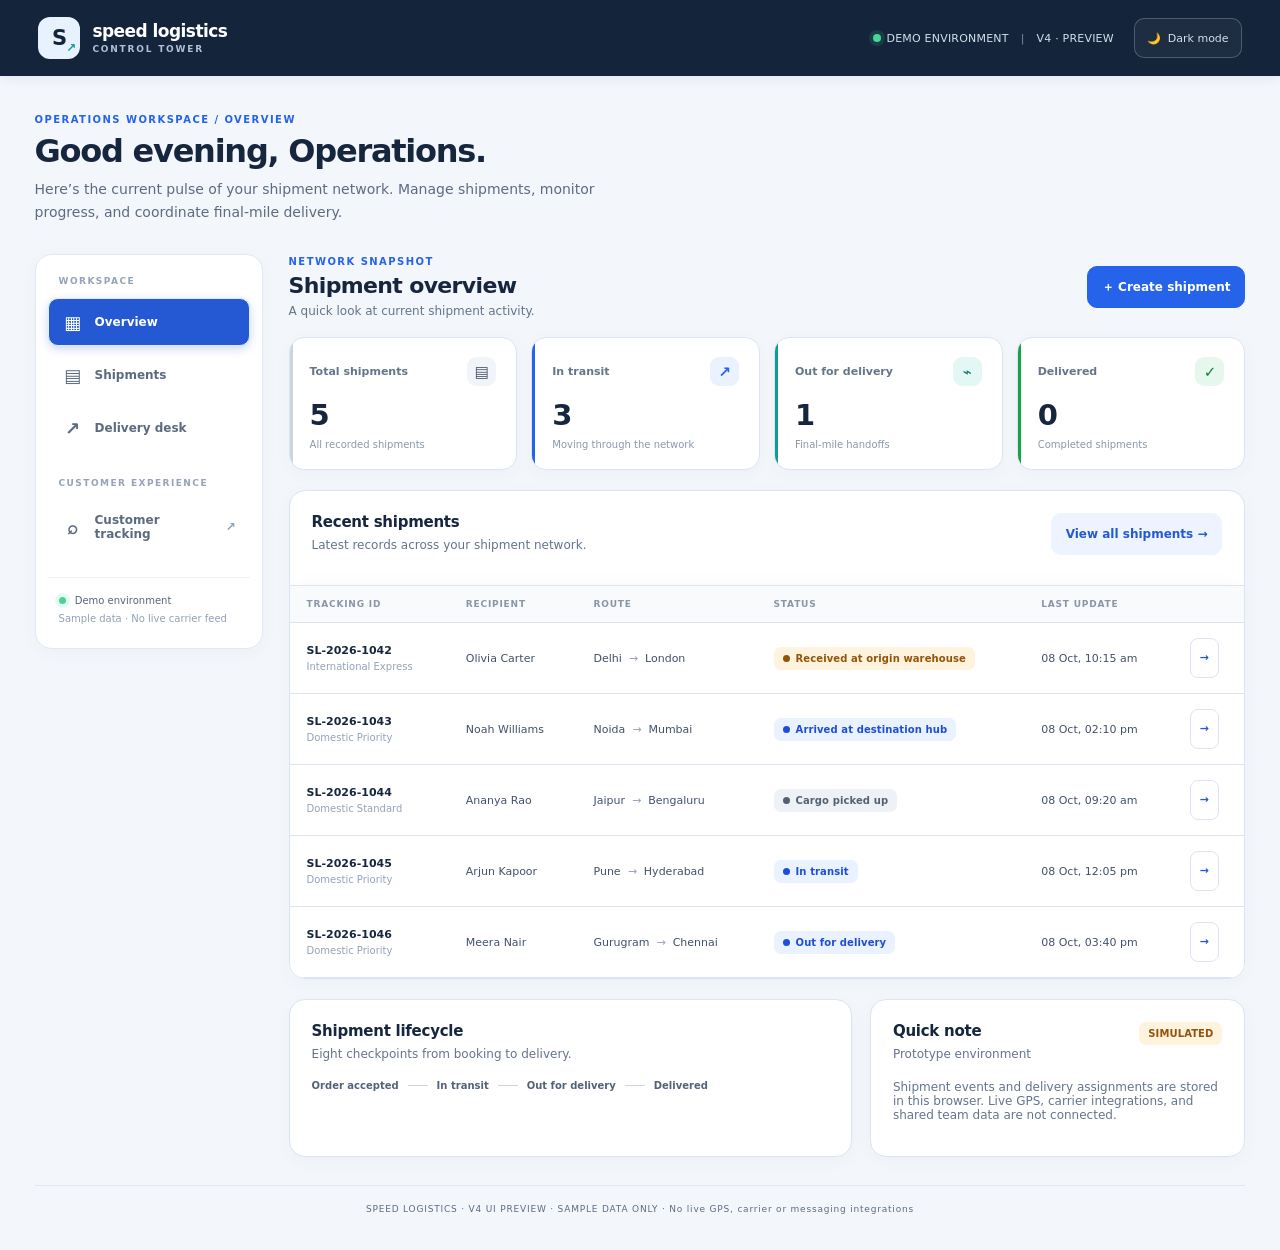
<file: index.html>
<!DOCTYPE html>
<html lang="en">
<head>
<meta charset="UTF-8" />
<meta name="viewport" content="width=device-width, initial-scale=1.0" />
<title>Speed Logistics | Control Tower</title>
<meta name="description" content="Speed Logistics shipment operations and delivery management prototype." />
<link rel="stylesheet" href="src/css/styles.css" />
</head>
<body>
<div class="app">
  <header class="topbar">
    <div class="brand"><div class="brandmark">S<span>↗</span></div><div>speed logistics<small>CONTROL TOWER</small></div></div>
    <div class="top-right"><span><i class="live-dot"></i><span class="hide-mobile">DEMO ENVIRONMENT</span></span><span style="opacity:.55">|</span><span>V4 · PREVIEW</span><button id="themeToggle" class="theme-toggle" type="button" aria-label="Switch to dark mode" title="Switch theme">🌙 <span class="hide-mobile">Dark mode</span></button></div>
  </header>
  <main class="page">
    <section class="hero">
      <div><div class="eyebrow">OPERATIONS WORKSPACE / OVERVIEW</div><h1>Good evening, Operations.</h1><p>Here’s the current pulse of your shipment network. Manage shipments, monitor progress, and coordinate final-mile delivery.</p></div>
      <div class="demo-pill">● SIMULATED LIVE DATA · PRESENTATION MODE</div>
    </section>
    <div class="workspace-shell">
    <nav class="tabs" aria-label="Application views">
      <div class="nav-label">WORKSPACE</div>
      <button class="tab active" data-panel="overview"><span class="nav-icon">▦</span> Overview</button>
      <button class="tab" data-panel="operations"><span class="nav-icon">▤</span> Shipments</button>
      <button class="tab" data-panel="delivery"><span class="nav-icon">↗</span> Delivery desk</button>
      <div class="nav-label nav-label-spaced">CUSTOMER EXPERIENCE</div>
      <a class="nav-public" href="tracking.html"><span class="nav-icon">⌕</span> Customer tracking <span class="external-mark">↗</span></a>
      <div class="nav-note"><span class="live-dot"></span> Demo environment<br><small>Sample data · No live carrier feed</small></div>
    </nav>
    <div class="workspace-content">
    <section id="overview" class="panel active">
      <div class="overview-top"><div><div class="eyebrow">NETWORK SNAPSHOT</div><h2>Shipment overview</h2><p class="muted">A quick look at current shipment activity.</p></div><button class="btn primary" id="overviewNewShipment">＋ Create shipment</button></div>
      <div class="stats overview-stats" id="overviewStats"></div>
      <div class="card overview-table-card"><div class="card-pad"><div class="section-head"><div><h2>Recent shipments</h2><p>Latest records across your shipment network.</p></div><button class="btn soft" id="viewAllShipments">View all shipments →</button></div></div><div class="table-wrap"><table><thead><tr><th>TRACKING ID</th><th>RECIPIENT</th><th>ROUTE</th><th>STATUS</th><th>LAST UPDATE</th><th></th></tr></thead><tbody id="overviewRows"></tbody></table></div></div>
      <div class="overview-bottom"><div class="card card-pad"><div class="section-head"><div><h3>Shipment lifecycle</h3><p>Eight checkpoints from booking to delivery.</p></div></div><div class="lifecycle-strip"><span>Order accepted</span><i></i><span>In transit</span><i></i><span>Out for delivery</span><i></i><span>Delivered</span></div></div><div class="card card-pad"><div class="section-head"><div><h3>Quick note</h3><p>Prototype environment</p></div><span class="status amber">SIMULATED</span></div><p class="muted small">Shipment events and delivery assignments are stored in this browser. Live GPS, carrier integrations, and shared team data are not connected.</p></div></div>
    </section>

    <section id="customer" class="panel">
      <div class="customer-grid">
        <div class="card card-pad">
          <div class="section-head"><div><h2>Track your shipment</h2><p>Enter your Speed Logistics tracking ID.</p></div><span class="status blue">TRACKING PORTAL</span></div>
          <div class="search-row"><input id="trackingSearch" class="input" value="SL-2026-1042" placeholder="e.g. SL-2026-1042" aria-label="Tracking ID"/><button id="trackBtn" class="btn primary">Track shipment →</button></div>
          <div class="sample-links">Try a demo shipment: <button class="text-link" data-track="SL-2026-1042">SL-2026-1042</button><button class="text-link" data-track="SL-2026-1043">SL-2026-1043</button><button class="text-link" data-track="SL-2026-1044">SL-2026-1044</button><button class="text-link" data-track="SL-2026-1045">SL-2026-1045</button><button class="text-link" data-track="SL-2026-1046">SL-2026-1046</button></div>
          <div id="customerResult" style="margin-top:24px"></div>
        </div>
        <div class="card card-pad">
          <div class="section-head"><div><h2>Shipment journey</h2><p>Every checkpoint is timestamped.</p></div><span style="font-size:20px">◷</span></div>
          <div id="customerTimeline" class="timeline"></div>
          <div class="notice" style="margin-top:2px">Tracking events are shared with this portal from the same shipment record used by operations. Demo location and carrier data are simulated.</div>
        </div>
      </div>
    </section>

    <section id="operations" class="panel">
      <div class="stats" id="stats"></div>
      <div class="ops-layout">
        <div class="card">
          <div class="card-pad">
            <div class="section-head"><div><h2>Shipment control centre</h2><p>Manage the shipment lifecycle in one place.</p></div><button id="newShipmentBtn" class="btn primary">＋ New shipment</button></div>
            <div class="ops-filters"><div class="field"><label for="opsSearch">SEARCH SHIPMENTS</label><input id="opsSearch" class="input" placeholder="Tracking ID, destination, recipient…"/></div><div class="field"><label for="statusFilter">FILTER BY STATUS</label><select id="statusFilter" class="input"><option value="all">All statuses</option></select></div></div>
          </div>
          <div class="table-wrap"><table><thead><tr><th>Shipment</th><th>Current status</th><th>Last location</th><th>Action</th></tr></thead><tbody id="shipmentRows"></tbody></table></div>
          <div class="card-pad"><div class="notice">Tip for the demo: open <b>SL-2026-1042</b>, then use “Advance stage” to walk the shipment from warehouse to delivery.</div></div>
        </div>
        <div class="card card-pad">
          <div class="section-head"><div><h2>Update shipment</h2><p>Choose a shipment to record a checkpoint.</p></div><span style="font-size:20px">⌁</span></div>
          <div id="opsEditor"><div class="empty"><div class="empty-icon">▤</div>Select a shipment from the table to manage its details.</div></div>
          <div class="activity-wrap"><div class="section-head"><div><h3>Shipment activity</h3><p>Recent recorded changes for the selected shipment.</p></div></div><div id="activityHistory" class="activity-history"><div class="empty">Select a shipment to view its activity.</div></div></div>
        </div>
      </div>
    </section>

    <section id="delivery" class="panel">
      <div class="section-head" style="margin-bottom:18px"><div><div class="eyebrow">Last-mile operations</div><h2 style="font-size:24px;margin:6px 0">Delivery desk</h2><p class="muted small">Assign a delivery partner and record delivery completion.</p></div><span class="status amber">DEMO WORKFLOW</span></div>
      <div class="dashboard-grid">
        <div class="card card-pad"><div class="section-head"><div><h3>Delivery queue</h3><p>Review delivery handoffs and correct shipment statuses when needed.</p></div></div><div id="deliveryQueue" class="delivery-list"></div></div>
        <div class="card card-pad"><div class="section-head"><div><h3>Delivery handoff</h3><p>Assignment and proof of delivery.</p></div></div><div id="deliveryEditor"><div class="empty"><div class="empty-icon">♧</div>Select a shipment from the delivery queue.</div></div></div>
      </div>
    </section>
    </div><!-- /workspace-content -->
    </div><!-- /workspace-shell -->
    <div class="footer">SPEED LOGISTICS · V4 UI PREVIEW · SAMPLE DATA ONLY · No live GPS, carrier or messaging integrations</div>
  </main>
</div>
<div id="toast" class="toast" role="status" aria-live="polite"></div>
<div id="modalRoot"></div>
<script src="src/js/app.js" defer></script>
</body>
</html>
</file>
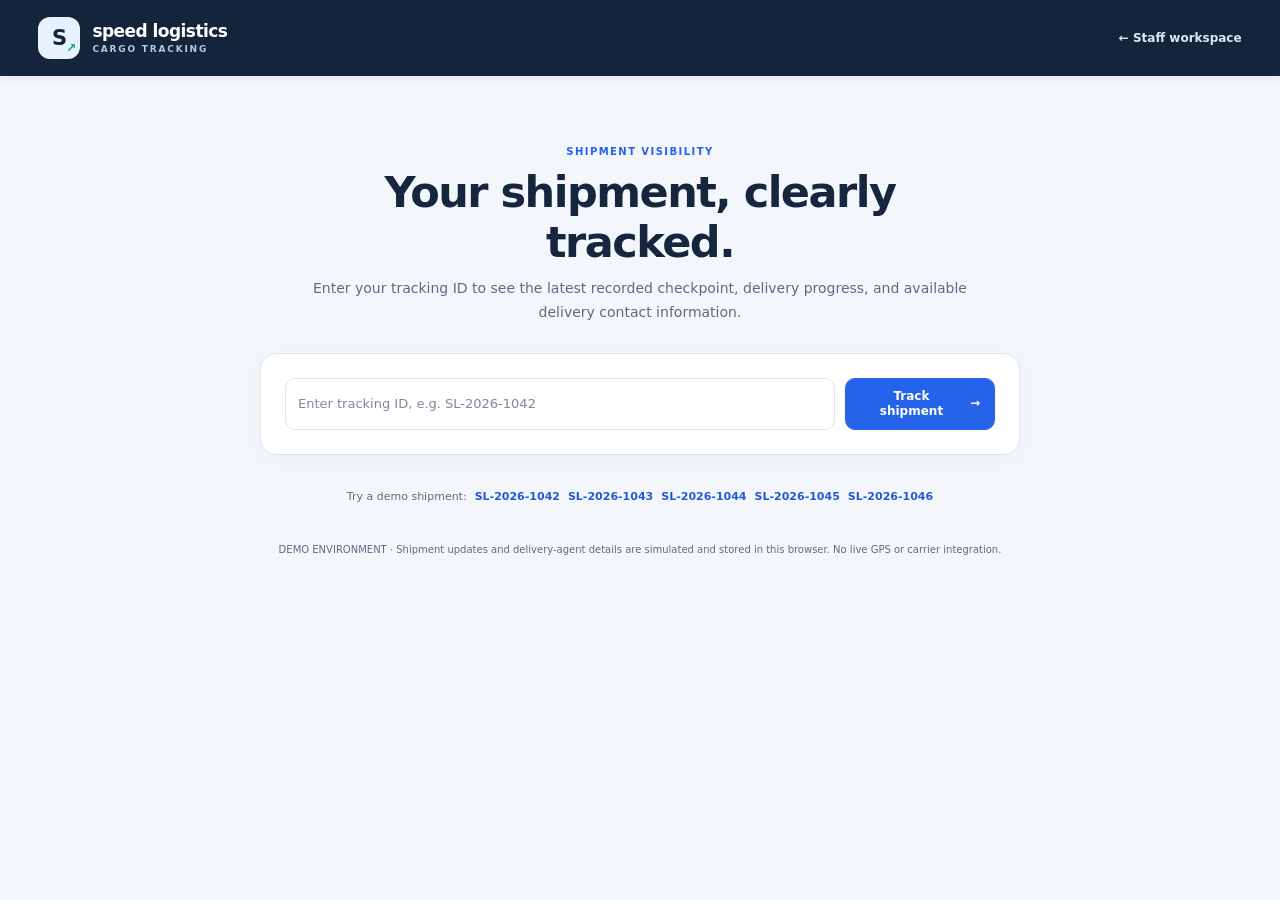
<file: tracking.html>
<!DOCTYPE html>
<html lang="en">
<head>
  <meta charset="UTF-8" />
  <meta name="viewport" content="width=device-width, initial-scale=1.0" />
  <meta name="description" content="Track a Speed Logistics shipment and view its latest recorded status." />
  <title>Track a shipment | Speed Logistics</title>
  <link rel="stylesheet" href="src/css/styles.css" />
  <style>
    .tracking-page{max-width:1120px;margin:0 auto;padding:32px 22px 56px}.tracking-header{display:flex;justify-content:space-between;align-items:center;gap:18px;margin-bottom:38px}.tracking-header .brand{color:#fff}.tracking-header .brand small{color:#b7c8df}.back-link{color:#dce8f8;text-decoration:none;font-size:12px;font-weight:700}.tracking-intro{text-align:center;max-width:700px;margin:0 auto 28px}.tracking-intro h1{font-size:clamp(30px,5vw,43px);letter-spacing:-1.5px;margin:10px 0}.tracking-intro p{color:var(--muted);line-height:1.7;margin:0}.tracking-search{max-width:760px;margin:0 auto 22px;padding:9px;display:flex;gap:10px}.tracking-search .input{min-height:50px}.tracking-search .btn{min-width:150px}.tracking-results{max-width:1000px;margin:0 auto}.tracking-result-grid{display:grid;grid-template-columns:minmax(0,1.1fr) minmax(300px,.9fr);gap:18px;align-items:start}.tracking-footnote{text-align:center;color:var(--muted);font-size:10px;margin-top:24px;line-height:1.7}.tracking-page .card{padding:24px}.tracking-route{display:grid;grid-template-columns:1fr 80px 1fr;align-items:center;gap:12px;padding:22px 0;border-bottom:1px solid var(--v2-border);margin-bottom:20px}.tracking-route .city{font-size:19px;font-weight:800;letter-spacing:-.5px}.tracking-route .code{font-size:11px;color:var(--muted);margin-top:5px}.tracking-route .route-mid{text-align:center;color:var(--v4-blue)}.tracking-route .route-mid span{display:block;border-top:1px dashed #9aaac0;margin-top:8px}.tracking-page .agent-card{margin-top:16px}.tracking-page .shipment-title{align-items:center}.tracking-page .shipment-title h2{font-size:22px}.tracking-page .timeline{margin-top:12px}.tracking-page .event{padding-bottom:18px}.tracking-page .progress-track{margin-top:12px}.tracking-empty{margin-top:14px}
    @media(max-width:720px){.tracking-page{padding:20px 14px 38px}.tracking-header{margin-bottom:30px}.tracking-intro{margin-bottom:22px}.tracking-search{flex-direction:column;padding:12px}.tracking-search .btn{width:100%}.tracking-result-grid{grid-template-columns:1fr}.tracking-page .card{padding:18px}.tracking-route{grid-template-columns:minmax(0,1fr) 40px minmax(0,1fr);gap:8px}.tracking-route .city{font-size:16px}.tracking-route .code{font-size:10px}.tracking-page .shipment-title{align-items:flex-start;flex-direction:column}}
  </style>
</head>
<body>
  <header class="topbar tracking-header">
    <div class="brand"><div class="brandmark">S<span>↗</span></div><div>speed logistics<small>CARGO TRACKING</small></div></div>
    <a class="back-link" href="index.html">← Staff workspace</a>
  </header>
  <main class="tracking-page">
    <section class="tracking-intro"><div class="eyebrow">SHIPMENT VISIBILITY</div><h1>Your shipment, clearly tracked.</h1><p>Enter your tracking ID to see the latest recorded checkpoint, delivery progress, and available delivery contact information.</p></section>
    <form class="card tracking-search" id="publicTrackForm"><input id="publicTrackingSearch" class="input" placeholder="Enter tracking ID, e.g. SL-2026-1042" aria-label="Tracking ID" autocomplete="off" /><button class="btn primary" type="submit">Track shipment <span aria-hidden="true">→</span></button></form>
    <div class="sample-links" style="justify-content:center;margin:0 auto 22px">Try a demo shipment: <button class="text-link" data-public-track="SL-2026-1042">SL-2026-1042</button><button class="text-link" data-public-track="SL-2026-1043">SL-2026-1043</button><button class="text-link" data-public-track="SL-2026-1044">SL-2026-1044</button><button class="text-link" data-public-track="SL-2026-1045">SL-2026-1045</button><button class="text-link" data-public-track="SL-2026-1046">SL-2026-1046</button></div>
    <div id="publicTrackingResult" class="tracking-results"></div>
    <p class="tracking-footnote">DEMO ENVIRONMENT · Shipment updates and delivery-agent details are simulated and stored in this browser. No live GPS or carrier integration.</p>
  </main>
  <script src="src/js/tracking.js" defer></script>
</body>
</html>
</file>
<file: src/css/styles.css>
:root{color-scheme:light;--navy:#10233f;--blue:#2563eb;--blue2:#eaf1ff;--ink:#182338;--muted:#6d7890;--line:#e5eaf2;--bg:#f5f7fb;--green:#138a58;--greenbg:#e8f8ef;--amber:#a86108;--amberbg:#fff3dd;--red:#b42318;--white:#fff;--shadow:0 12px 32px rgba(16,35,63,.07)}
*{box-sizing:border-box}body{margin:0;background:var(--bg);font-family:Inter,ui-sans-serif,system-ui,-apple-system,BlinkMacSystemFont,"Segoe UI",sans-serif;color:var(--ink)}button,input,select,textarea{font:inherit}button{cursor:pointer}.app{min-height:100vh}.topbar{height:72px;background:var(--navy);color:white;display:flex;align-items:center;justify-content:space-between;padding:0 clamp(16px,4vw,48px);gap:18px}.brand{display:flex;align-items:center;gap:12px;font-weight:800;letter-spacing:-.4px}.brandmark{height:38px;width:38px;border-radius:12px;background:#fff;color:var(--navy);display:grid;place-items:center;font-weight:900;font-size:18px}.brand small{display:block;color:#afc1db;font-size:10px;font-weight:600;letter-spacing:1.7px;margin-top:2px}.top-right{display:flex;align-items:center;gap:12px;font-size:12px;color:#d4deec}.live-dot{height:8px;width:8px;background:#48d597;border-radius:50%;display:inline-block;margin-right:6px;box-shadow:0 0 0 4px #48d59722}.page{max-width:1250px;margin:auto;padding:26px clamp(14px,3vw,32px) 48px}.hero{display:flex;justify-content:space-between;align-items:flex-end;gap:20px;margin:4px 0 22px}.eyebrow{font-size:11px;letter-spacing:1.7px;text-transform:uppercase;color:var(--blue);font-weight:800}.hero h1{font-size:clamp(25px,3vw,35px);line-height:1.12;letter-spacing:-1.1px;margin:7px 0}.hero p{color:var(--muted);margin:0;max-width:660px;font-size:14px;line-height:1.6}.demo-pill{border:1px solid #f0d7a3;background:#fff8e9;color:#87520b;border-radius:99px;padding:8px 12px;font-size:11px;font-weight:800;white-space:nowrap}.tabs{display:flex;gap:7px;padding:6px;background:#e9edf5;border-radius:14px;width:max-content;max-width:100%;margin-bottom:22px;flex-wrap:wrap}.tab{border:0;background:transparent;padding:11px 16px;border-radius:10px;color:#59677f;font-weight:750;font-size:13px}.tab.active{background:white;color:var(--navy);box-shadow:0 2px 8px #10233f12}.panel{display:none}.panel.active{display:block}.card{background:white;border:1px solid var(--line);border-radius:17px;box-shadow:var(--shadow)}.card-pad{padding:21px}.section-head{display:flex;align-items:center;justify-content:space-between;gap:12px;margin-bottom:17px}.section-head h2,.section-head h3{margin:0;font-size:16px;letter-spacing:-.25px}.section-head p{margin:5px 0 0;color:var(--muted);font-size:12px}.btn{border:1px solid var(--line);background:white;color:var(--ink);border-radius:10px;padding:10px 13px;font-size:12px;font-weight:800;display:inline-flex;align-items:center;justify-content:center;gap:7px}.btn.primary{background:var(--blue);border-color:var(--blue);color:white}.btn.dark{background:var(--navy);border-color:var(--navy);color:white}.btn.soft{background:var(--blue2);border-color:var(--blue2);color:var(--blue)}.btn.danger{color:var(--red)}.btn:disabled{opacity:.4;cursor:not-allowed}.input,select,textarea{width:100%;border:1px solid #dce3ee;background:white;border-radius:10px;padding:11px 12px;color:var(--ink);outline:none;font-size:13px}.input:focus,select:focus,textarea:focus{border-color:#80a7ff;box-shadow:0 0 0 3px #2563eb14}label{display:block;font-size:11px;font-weight:800;color:#526079;margin:0 0 7px}.field{min-width:0}.form-grid{display:grid;grid-template-columns:repeat(2,minmax(0,1fr));gap:14px}.form-grid .full{grid-column:1/-1}.customer-grid{display:grid;grid-template-columns:minmax(0,1.15fr) minmax(300px,.85fr);gap:18px;align-items:start}.search-row{display:flex;gap:9px}.search-row .input{flex:1}.sample-links{display:flex;gap:8px;align-items:center;flex-wrap:wrap;color:var(--muted);font-size:11px;margin-top:12px}.text-link{border:0;background:transparent;color:var(--blue);font-weight:800;padding:0;font-size:11px}.shipment-title{display:flex;align-items:flex-start;justify-content:space-between;gap:12px}.shipment-title h2{font-size:22px;letter-spacing:-.5px;margin:5px 0}.muted{color:var(--muted)}.small{font-size:12px}.status{display:inline-flex;align-items:center;gap:6px;padding:6px 9px;border-radius:99px;font-size:10px;font-weight:850;white-space:nowrap;background:#eef2f7;color:#5b6679}.status.green{background:var(--greenbg);color:var(--green)}.status.blue{background:var(--blue2);color:var(--blue)}.status.amber{background:var(--amberbg);color:var(--amber)}.status.gray{background:#eef2f7;color:#5b6679}.metrics{display:grid;grid-template-columns:repeat(3,1fr);gap:10px;margin:20px 0}.metric{background:#f8faff;border:1px solid #edf1f8;border-radius:12px;padding:13px}.metric .label{font-size:10px;color:var(--muted);font-weight:800;text-transform:uppercase;letter-spacing:.7px}.metric .value{font-size:14px;font-weight:850;margin-top:6px;overflow-wrap:anywhere}.route{display:grid;grid-template-columns:1fr 32px 1fr;align-items:center;gap:9px;padding:17px 0;border-top:1px solid var(--line);border-bottom:1px solid var(--line)}.route .city{font-size:14px;font-weight:850}.route .code{font-size:10px;color:var(--muted);margin-top:4px}.route-mid{text-align:center;color:var(--blue)}.route-mid span{display:block;font-size:9px;color:var(--muted);margin-top:5px}.timeline{margin-top:8px}.event{display:grid;grid-template-columns:24px 1fr;gap:11px;position:relative;padding-bottom:20px}.event:not(:last-child):before{content:"";position:absolute;left:8px;top:17px;bottom:0;width:2px;background:#e2e9f4}.event-dot{height:18px;width:18px;border:4px solid #d9e5ff;background:var(--blue);border-radius:50%;z-index:1;margin-top:1px}.event.done:not(:last-child):before{background:#2563eb}.event.done .event-dot{background:#2563eb;border-color:#d9e5ff}.event.current{background:#f5f8ff;border-radius:10px;padding:10px 10px 18px;margin:0 0 8px -5px}.event.current:before{left:13px!important}.event.current .event-dot{background:#fff;border:5px solid #2563eb;box-shadow:0 0 0 4px #2563eb1c}.event.future .event-dot{background:white;border-color:#dce3ed}.event.future h4{color:#8792a5}.event.done h4{color:#24324a}.event h4{margin:0;font-size:12px}.event p{margin:4px 0 0;color:var(--muted);font-size:11px;line-height:1.45}.event .time{font-size:10px;color:#8a94a7;margin-top:5px}.empty{padding:35px 20px;text-align:center;color:var(--muted)}.empty-icon{font-size:30px;margin-bottom:8px}.stats{display:grid;grid-template-columns:repeat(4,minmax(0,1fr));gap:12px;margin-bottom:18px}.stat{padding:16px}.stat-top{display:flex;justify-content:space-between;align-items:center;color:var(--muted);font-size:11px;font-weight:750}.stat-num{font-size:26px;font-weight:850;letter-spacing:-1px;margin-top:8px}.stat-foot{font-size:10px;color:var(--muted);margin-top:3px}.dashboard-grid{display:grid;grid-template-columns:minmax(0,1.2fr) minmax(300px,.8fr);gap:18px}.table-wrap{overflow:auto}table{width:100%;border-collapse:collapse;font-size:12px;min-width:560px}th{text-align:left;font-size:10px;text-transform:uppercase;letter-spacing:.7px;color:#8290a5;background:#f8faff;padding:12px 13px}td{padding:14px 13px;border-top:1px solid #edf0f5;vertical-align:middle}td strong{display:block;font-size:12px}td small{display:block;color:var(--muted);margin-top:4px;font-size:10px}.inline-actions{display:flex;gap:7px;flex-wrap:wrap}.icon-btn{border:1px solid var(--line);background:white;border-radius:8px;padding:7px 9px;font-size:11px;font-weight:800;color:var(--blue)}.notice{padding:12px 14px;border-radius:11px;background:#f0f6ff;border:1px solid #dce9ff;color:#31558e;font-size:11px;line-height:1.5}.warning{padding:12px 14px;border-radius:11px;background:#fff8e9;border:1px solid #f3dfb6;color:#80530d;font-size:11px;line-height:1.5}.ops-layout{display:grid;grid-template-columns:minmax(0,1.05fr) minmax(320px,.95fr);gap:18px;align-items:start}.progress-bar{height:6px;background:#e9edf5;border-radius:99px;overflow:hidden;margin-top:9px}.progress-bar span{display:block;height:100%;background:var(--blue);border-radius:99px;transition:width .25s}.toast{position:fixed;right:20px;bottom:20px;background:var(--navy);color:white;border-radius:12px;padding:13px 17px;box-shadow:0 12px 30px #10233f33;font-size:12px;z-index:20;opacity:0;transform:translateY(12px);transition:.2s;pointer-events:none;max-width:calc(100vw - 40px)}.toast.show{opacity:1;transform:translateY(0)}.footer{color:#8b95a8;text-align:center;font-size:10px;padding:24px 0 0}.pill-dot{width:7px;height:7px;border-radius:50%;background:currentColor}.hidden{display:none!important}.agent-card{display:flex;align-items:center;gap:13px;padding:14px;background:#f8faff;border:1px solid #edf1f8;border-radius:12px}.avatar{width:42px;height:42px;border-radius:50%;display:grid;place-items:center;background:#dce8ff;color:#1e4fb2;font-weight:900}.delivery-list{display:grid;gap:10px}.delivery-item{border:1px solid var(--line);border-radius:12px;padding:14px;display:flex;align-items:center;gap:12px}.delivery-item .grow{flex:1;min-width:0}.delivery-item h4{margin:0;font-size:12px}.delivery-item p{margin:4px 0 0;color:var(--muted);font-size:11px}.modal-backdrop{position:fixed;inset:0;background:#10233f88;display:grid;place-items:center;padding:18px;z-index:30}.modal{background:white;border-radius:18px;padding:23px;width:min(600px,100%);max-height:90vh;overflow:auto;box-shadow:0 20px 80px #0003}.modal h2{margin:0 0 5px;font-size:20px}.modal .sub{color:var(--muted);font-size:12px;margin:0 0 20px}.modal-actions{display:flex;justify-content:flex-end;gap:8px;margin-top:20px}
@media(max-width:850px){.customer-grid,.dashboard-grid,.ops-layout{grid-template-columns:1fr}.stats{grid-template-columns:repeat(2,minmax(0,1fr))}.hero{align-items:flex-start;flex-direction:column}.demo-pill{align-self:flex-start}.top-right .hide-mobile{display:none}}
@media(max-width:520px){.topbar{height:64px}.brand{font-size:13px}.page{padding-top:20px}.tabs{width:100%}.tab{flex:1;padding:10px 8px;font-size:11px}.card-pad{padding:16px}.metrics{grid-template-columns:1fr 1fr}.metrics .metric:last-child{grid-column:1/-1}.form-grid{grid-template-columns:1fr}.form-grid .full{grid-column:auto}.search-row{flex-direction:column}.search-row .btn{width:100%}.stats{gap:8px}.stat{padding:13px}.stat-num{font-size:23px}}


/* Version 2: theme system */
:root {
  --v2-bg: #f3f6fb;
  --v2-surface: #ffffff;
  --v2-surface-alt: #f8fafc;
  --v2-text: #172b4d;
  --v2-muted: #64748b;
  --v2-border: #dbe4ef;
  --v2-input: #ffffff;
  --v2-shadow: 0 10px 28px rgba(15, 23, 42, .06);
}
html[data-theme="dark"] {
  color-scheme: dark;
  --v2-bg: #0b1220;
  --v2-surface: #111c2e;
  --v2-surface-alt: #172438;
  --v2-text: #e5edf8;
  --v2-muted: #9aabc2;
  --v2-border: #2b3a50;
  --v2-input: #0e192a;
  --v2-shadow: 0 12px 30px rgba(0, 0, 0, .18);
}
html[data-theme="light"] { color-scheme: light; }
body { background: var(--v2-bg) !important; color: var(--v2-text); transition: background .2s ease, color .2s ease; }
.app, .page { color: var(--v2-text); }
.card, .modal, .metric, .stats > *, .delivery-item, .agent-card, .event, .shipment-title,
.route, .notice, .warning, .empty, .table-wrap, .tabs, .activity-item {
  box-shadow: var(--v2-shadow);
}
.card, .modal, .metric, .stats > *, .delivery-item, .agent-card, .table-wrap, .activity-item {
  background: var(--v2-surface) !important;
  color: var(--v2-text);
  border-color: var(--v2-border) !important;
}
.card-pad, .card, .panel { color: var(--v2-text); }
h1,h2,h3,h4,strong,label,th,td,.value,.city { color: var(--v2-text); }
p,.muted,.small,.sub,.code,.time { color: var(--v2-muted); }
.input, input, select, textarea {
  background: var(--v2-input);
  color: var(--v2-text);
  border-color: var(--v2-border);
}
.input::placeholder, input::placeholder, textarea::placeholder { color: var(--v2-muted); opacity: .8; }
.notice, .warning, .route, .metric, .empty {
  background: var(--v2-surface-alt);
  border-color: var(--v2-border);
  color: var(--v2-text);
}
.tabs { background: var(--v2-surface); border-color: var(--v2-border); }
.tab { color: var(--v2-muted); }
.tab.active { color: #fff; }
table { color: var(--v2-text); }
th { background: var(--v2-surface-alt); }
td, th { border-color: var(--v2-border); }
hr { border-color: var(--v2-border); }
.theme-toggle {
  display: inline-flex; align-items: center; gap: 7px; margin-left: 8px;
  border: 1px solid rgba(148,163,184,.4); border-radius: 999px;
  padding: 8px 12px; background: rgba(255,255,255,.08); color: inherit;
  cursor: pointer; font: inherit; white-space: nowrap;
}
.theme-toggle:hover { background: rgba(148,163,184,.16); }
.ops-filters { display: grid; grid-template-columns: minmax(180px, 1fr) minmax(150px, .42fr); gap: 12px; align-items: end; }
.activity-wrap { margin-top: 22px; padding-top: 20px; border-top: 1px solid var(--v2-border); }
.activity-history { display: grid; gap: 10px; }
.activity-item { display: grid; grid-template-columns: 10px 1fr; gap: 10px; border: 1px solid var(--v2-border); border-radius: 10px; padding: 12px; }
.activity-marker { width: 8px; height: 8px; border-radius: 50%; background: #14b8a6; margin-top: 5px; }
.activity-item p { margin: 4px 0 0; font-size: 12px; line-height: 1.5; }
.activity-item time { display: block; margin-top: 5px; font-size: 11px; color: var(--v2-muted); }
.progress-wrap { margin: 18px 0 20px; }
.progress-caption { display: flex; justify-content: space-between; gap: 12px; font-size: 12px; color: var(--v2-muted); margin-bottom: 7px; }
.progress-track { height: 7px; overflow: hidden; background: var(--v2-border); border-radius: 99px; }
.progress-fill { height: 100%; border-radius: 99px; background: linear-gradient(90deg,#2563eb,#14b8a6); transition: width .25s ease; }
.event.future { opacity: .72; }
.event.done .event-dot { background: #14b8a6; }
.event.current .event-dot { box-shadow: 0 0 0 5px rgba(37,99,235,.14); }
.toast { z-index: 9999; }
.toast.success { border-left: 4px solid #14b8a6; }
.toast.error { border-left: 4px solid #ef4444; }
.toast.warning-toast { border-left: 4px solid #f59e0b; }
html[data-theme="dark"] .hero { background: linear-gradient(115deg,#101d31,#142a40); }
html[data-theme="dark"] .topbar { background: #0b1220; border-bottom: 1px solid #26354a; }
html[data-theme="dark"] .brand, html[data-theme="dark"] .top-right { color: #e5edf8; }
html[data-theme="dark"] .notice { background: #172438; }
html[data-theme="dark"] .warning { background: #30291b; }
html[data-theme="dark"] .status { filter: saturate(.9); }
html[data-theme="dark"] .btn:not(.primary):not(.dark), html[data-theme="dark"] .icon-btn { background: #1b2a40; color: #e5edf8; border-color: #33445c; }
html[data-theme="dark"] .btn:disabled { opacity: .45; }
@media (max-width: 720px) {
  .ops-filters { grid-template-columns: 1fr; }
  .theme-toggle { padding: 7px 9px; }
  .activity-wrap { margin-top: 16px; }
}

/* Version 2.1 visual polish: accessible theme tokens and visible navigation */
:root {
  --navy: #17345f;
  --blue: #2459d3;
  --blue2: #e8efff;
  --ink: #17263f;
  --muted: #5d6b82;
  --line: #dce4ef;
  --bg: #f3f6fb;
  --white: #fff;
  --shadow: 0 8px 26px rgba(25, 48, 83, .07);
  --v2-bg: #f3f6fb;
  --v2-surface: #ffffff;
  --v2-surface-alt: #f6f8fc;
  --v2-text: #17263f;
  --v2-muted: #5d6b82;
  --v2-border: #dce4ef;
  --v2-input: #ffffff;
  --accent: #2459d3;
  --accent-contrast: #ffffff;
}
html[data-theme="dark"] {
  color-scheme: dark;
  --navy: #0b1424;
  --blue: #8bb7ff;
  --blue2: #203656;
  --ink: #e7eef9;
  --muted: #a7b6cb;
  --line: #2c3b52;
  --bg: #0b1220;
  --v2-bg: #0b1220;
  --v2-surface: #121e30;
  --v2-surface-alt: #19283d;
  --v2-text: #e7eef9;
  --v2-muted: #a7b6cb;
  --v2-border: #30425b;
  --v2-input: #0d1829;
  --accent: #8bb7ff;
  --accent-contrast: #0b1424;
  --shadow: 0 12px 30px rgba(0, 0, 0, .20);
}
html, body { min-height: 100%; }
body { background: var(--v2-bg) !important; color: var(--v2-text); }
.hero { padding: 8px 0 4px; }
.tabs { gap: 6px; padding: 5px; background: var(--v2-surface-alt); border: 1px solid var(--v2-border); box-shadow: none; }
.tab { color: var(--v2-muted); border: 1px solid transparent; transition: background .18s ease, color .18s ease, transform .18s ease; }
.tab:hover { color: var(--v2-text); background: color-mix(in srgb, var(--accent) 10%, transparent); }
.tab.active, html[data-theme="light"] .tab.active { background: #2459d3; color: #fff; box-shadow: 0 3px 10px rgba(36,89,211,.24); }
html[data-theme="dark"] .tab.active { background: #8bb7ff; color: #0b1424; box-shadow: 0 3px 12px rgba(0,0,0,.28); }
.panel { display: none !important; }
.panel.active { display: block !important; animation: panel-enter .18s ease-out; }
@keyframes panel-enter { from { opacity: .75; transform: translateY(3px); } to { opacity: 1; transform: translateY(0); } }
.card, .modal, .metric, .stats > *, .delivery-item, .agent-card, .activity-item {
  background: var(--v2-surface) !important; color: var(--v2-text); border-color: var(--v2-border) !important;
}
.card { border-radius: 16px; box-shadow: var(--shadow); }
.metric, .agent-card, .delivery-item, .activity-item { border-radius: 13px; }
.metric { background: var(--v2-surface-alt) !important; }
.card-pad { padding: 22px; }
.btn { background: var(--v2-surface); color: var(--v2-text); border-color: var(--v2-border); transition: transform .15s ease, box-shadow .15s ease, background .15s ease; }
.btn:hover, .icon-btn:hover { transform: translateY(-1px); box-shadow: 0 4px 12px rgba(25,48,83,.12); }
.btn.primary { background: #2459d3; border-color: #2459d3; color: #fff; }
.btn.dark { background: #17345f; border-color: #17345f; color: #fff; }
.btn.soft { background: var(--blue2); border-color: var(--blue2); color: var(--accent); }
html[data-theme="dark"] .btn.primary { background: #8bb7ff; border-color: #8bb7ff; color: #0b1424; }
html[data-theme="dark"] .btn.dark { background: #d5e5ff; border-color: #d5e5ff; color: #10213b; }
html[data-theme="dark"] .btn.soft { background: #203656; border-color: #304c70; color: #c4dcff; }
html[data-theme="dark"] .btn:not(.primary):not(.dark):not(.soft), html[data-theme="dark"] .icon-btn { background: #1a2a40; color: #e7eef9; border-color: #3a4d67; }
.input, input, select, textarea { background: var(--v2-input) !important; color: var(--v2-text) !important; border-color: var(--v2-border) !important; }
input::placeholder, textarea::placeholder { color: var(--v2-muted) !important; opacity: .85; }
label { color: var(--v2-muted); }
th { background: var(--v2-surface-alt) !important; color: var(--v2-muted); }
td, th { border-color: var(--v2-border) !important; }
.event.current { background: color-mix(in srgb, var(--accent) 10%, var(--v2-surface)) !important; }
.event.done h4, .event h4 { color: var(--v2-text); }
.event.future h4 { color: var(--v2-muted); }
.event.future .event-dot { background: var(--v2-surface); border-color: var(--v2-border); }
.event:not(:last-child):before { background: var(--v2-border); }
.status.blue { background: #e8efff; color: #1949ad; }
.status.green { background: #dcf7e8; color: #126b43; }
.status.amber { background: #fff0d5; color: #874b00; }
.status.gray { background: #e9edf3; color: #45536a; }
html[data-theme="dark"] .status.blue { background: #203b60; color: #c3dcff; }
html[data-theme="dark"] .status.green { background: #153f32; color: #8ce3b5; }
html[data-theme="dark"] .status.amber { background: #49371d; color: #ffd28a; }
html[data-theme="dark"] .status.gray { background: #29374a; color: #d1dbea; }
.notice { background: #edf4ff !important; border-color: #d3e3ff !important; color: #294d82 !important; }
.warning { background: #fff5e3 !important; border-color: #f2d9a7 !important; color: #744b0c !important; }
html[data-theme="dark"] .notice { background: #172b45 !important; border-color: #2a496e !important; color: #d0e2ff !important; }
html[data-theme="dark"] .warning { background: #352b1b !important; border-color: #6b5127 !important; color: #ffdda0 !important; }
html[data-theme="dark"] .hero { background: transparent; }
html[data-theme="dark"] .topbar { background: #080f1b; border-bottom: 1px solid #26364c; }
.theme-toggle { border: 1px solid rgba(148,163,184,.5); }
.theme-toggle:focus-visible, .tab:focus-visible, button:focus-visible, input:focus-visible, select:focus-visible { outline: 3px solid #65a3ff; outline-offset: 2px; }
.footer { color: var(--v2-muted); }
@media (max-width: 520px) { .card-pad { padding: 16px; } .tabs { border-radius: 12px; } }
@media (prefers-reduced-motion: reduce) { *, *::before, *::after { animation-duration: .01ms !important; transition-duration: .01ms !important; } }

/* Version 3 UI pass — responsive-first refinement of the Version 2 experience */
:root {
  --ui-radius: 18px;
  --ui-focus: #4b8cff;
}
html { scroll-behavior: smooth; }
body { overflow-x: hidden; -webkit-font-smoothing: antialiased; }
button, input, select, textarea { touch-action: manipulation; }
button { min-height: 40px; }
.topbar {
  position: relative;
  min-height: 72px;
  height: auto;
  padding-top: 12px;
  padding-bottom: 12px;
}
.brand { min-width: 0; }
.brand > div:last-child { line-height: 1.15; }
.theme-toggle { border-radius: 10px; padding: 9px 12px; color: inherit; background: transparent; }
.page { width: min(100%, 1440px); padding-top: clamp(22px, 3vw, 38px); }
.hero { align-items: center; margin-bottom: 26px; }
.hero > div:first-child { max-width: 780px; }
.hero h1 { max-width: 720px; font-size: clamp(28px, 3.2vw, 42px); letter-spacing: -1.25px; }
.hero p { max-width: 620px; font-size: 14px; }
.demo-pill { line-height: 1.4; text-align: center; }
.tabs { position: relative; width: fit-content; margin-bottom: 24px; }
.tab { min-height: 44px; padding-inline: 18px; white-space: nowrap; }
.card { overflow: hidden; border-radius: var(--ui-radius); }
.card-pad { padding: clamp(18px, 2vw, 25px); }
.section-head { align-items: flex-start; }
.section-head > div { min-width: 0; }
.section-head p { line-height: 1.5; }
.btn, .icon-btn { min-height: 40px; white-space: normal; line-height: 1.25; }
.input, select, textarea { min-height: 44px; }
textarea { resize: vertical; }
.metrics { gap: 12px; }
.metric { min-width: 0; }
.route { min-width: 0; }
.event { min-width: 0; }
.event p { overflow-wrap: anywhere; }
.stats { gap: 14px; }
.stat { min-width: 0; transition: transform .16s ease, box-shadow .16s ease; }
.stat-num { font-variant-numeric: tabular-nums; }
.ops-layout, .customer-grid, .dashboard-grid { gap: 20px; }
.table-wrap { max-width: 100%; overscroll-behavior-x: contain; scrollbar-width: thin; }
table { min-width: 570px; }
th { white-space: nowrap; }
td { overflow-wrap: anywhere; }
.inline-actions { align-items: center; }
.delivery-item { min-width: 0; }
.delivery-item .grow { overflow-wrap: anywhere; }
.modal-backdrop { overflow-y: auto; align-items: start; padding: max(18px, env(safe-area-inset-top)) 16px max(18px, env(safe-area-inset-bottom)); }
.modal { margin: auto; width: min(620px, 100%); max-height: min(88dvh, 850px); padding: clamp(18px, 3vw, 26px); }
.toast { bottom: max(18px, env(safe-area-inset-bottom)); }
:focus-visible { outline: 3px solid var(--ui-focus); outline-offset: 3px; }

@media (min-width: 1200px) {
  .customer-grid { grid-template-columns: minmax(0, 1.1fr) minmax(340px, .9fr); }
  .ops-layout { grid-template-columns: minmax(0, 1.08fr) minmax(350px, .92fr); }
}
@media (max-width: 900px) {
  .hero { align-items: flex-start; flex-direction: column; gap: 14px; }
  .customer-grid, .dashboard-grid, .ops-layout { grid-template-columns: minmax(0, 1fr); }
  .ops-layout > .card:last-child { order: 2; }
  .stats { grid-template-columns: repeat(2, minmax(0, 1fr)); }
  .top-right { gap: 8px; }
}
@media (max-width: 640px) {
  .topbar { padding: 11px 14px; gap: 10px; min-height: 64px; }
  .brand { gap: 9px; font-size: 13px; }
  .brandmark { width: 34px; height: 34px; border-radius: 10px; }
  .brand small { font-size: 8px; letter-spacing: 1.15px; }
  .top-right { font-size: 10px; gap: 7px; }
  .top-right > span:nth-child(2), .top-right > span:nth-child(3) { display: none; }
  .theme-toggle { padding: 8px 9px; min-width: 38px; }
  .page { padding: 22px 12px 30px; }
  .hero { margin: 2px 2px 20px; }
  .hero h1 { font-size: clamp(27px, 7.2vw, 34px); line-height: 1.12; letter-spacing: -.8px; }
  .hero p { font-size: 13px; line-height: 1.55; }
  .eyebrow { font-size: 10px; letter-spacing: 1.35px; }
  .demo-pill { white-space: normal; font-size: 10px; padding: 7px 10px; }
  .tabs { width: 100%; display: grid; grid-template-columns: repeat(3, minmax(0, 1fr)); gap: 4px; padding: 4px; margin-bottom: 16px; border-radius: 13px; }
  .tab { min-width: 0; min-height: 46px; padding: 8px 4px; font-size: 11px; line-height: 1.2; white-space: normal; }
  .card { border-radius: 15px; }
  .card-pad { padding: 16px; }
  .section-head { gap: 9px; margin-bottom: 14px; }
  .section-head h2, .section-head h3 { font-size: 15px; }
  .section-head p { font-size: 11px; }
  .status { font-size: 9px; padding: 5px 7px; }
  .search-row { flex-direction: column; }
  .search-row .btn { width: 100%; }
  .sample-links { gap: 10px; line-height: 1.5; }
  .metrics { grid-template-columns: repeat(2, minmax(0, 1fr)); gap: 8px; margin: 16px 0; }
  .metric { padding: 11px; }
  .metric .label { font-size: 9px; letter-spacing: .45px; }
  .metric .value { font-size: 13px; }
  .route { grid-template-columns: minmax(0, 1fr) 24px minmax(0, 1fr); gap: 6px; padding: 14px 0; }
  .route .city { font-size: 12px; overflow-wrap: anywhere; }
  .route .code { font-size: 9px; overflow-wrap: anywhere; }
  .route-mid { font-size: 12px; }
  .event { grid-template-columns: 22px minmax(0, 1fr); gap: 8px; padding-bottom: 17px; }
  .event h4 { font-size: 12px; }
  .event p { font-size: 11px; }
  .stats { gap: 9px; margin-bottom: 14px; }
  .stat { padding: 13px; border-radius: 13px; }
  .stat-top { font-size: 10px; gap: 5px; }
  .stat-num { font-size: 24px; margin-top: 7px; }
  .stat-foot { font-size: 10px; line-height: 1.4; }
  .ops-layout, .customer-grid, .dashboard-grid { gap: 14px; }
  .form-grid { grid-template-columns: minmax(0, 1fr); gap: 12px; }
  .form-grid .full { grid-column: auto; }
  .table-wrap { margin: 0; }
  table { min-width: 555px; }
  th { padding: 11px 10px; font-size: 9px; }
  td { padding: 12px 10px; }
  .table-wrap::after { content: "Swipe horizontally to view all columns →"; display: block; padding: 8px 12px; color: var(--v2-muted); font-size: 10px; }
  .delivery-item { padding: 11px; gap: 9px; align-items: flex-start; }
  .delivery-item .avatar { width: 34px; height: 34px; flex-shrink: 0; }
  .delivery-item .icon-btn { padding: 7px 8px; font-size: 10px; flex-shrink: 0; }
  .modal-backdrop { padding: 10px; }
  .modal { border-radius: 16px; max-height: 92dvh; padding: 18px; }
  .modal-actions { display: grid; grid-template-columns: 1fr 1fr; }
  .modal-actions .btn { width: 100%; }
  .empty { padding: 28px 14px; }
  .footer { line-height: 1.6; padding-top: 20px; }
  .toast { left: 12px; right: 12px; bottom: max(12px, env(safe-area-inset-bottom)); max-width: none; text-align: center; }
}
@media (max-width: 380px) {
  .brand small { letter-spacing: .7px; }
  .top-right { gap: 4px; }
  .theme-toggle { padding-inline: 7px; }
  .tab { font-size: 10px; }
  .stats { grid-template-columns: repeat(2, minmax(0, 1fr)); }
  .section-head:has(> button) { flex-direction: column; }
  .section-head:has(> button) > button { width: 100%; }
  .delivery-item { flex-wrap: wrap; }
  .delivery-item .grow { flex: 1 1 calc(100% - 50px); }
  .delivery-item .icon-btn { margin-left: 43px; }
}
@media (prefers-reduced-motion: reduce) {
  html { scroll-behavior: auto; }
  *, *::before, *::after { animation-duration: .01ms !important; transition-duration: .01ms !important; }
}

/* V4 — Modern Control Tower design system */
:root{--v4-navy:#14243a;--v4-blue:#2563eb;--v4-teal:#0f9d91;--v4-canvas:#f4f7fb;--v4-line:#e2e8f0;--v4-text:#162338;--v4-muted:#64748b;--v4-radius:16px}
body{background:var(--v4-canvas);color:var(--v4-text);font-size:14px}
.topbar{height:76px;min-height:76px;padding:0 clamp(18px,3vw,42px);background:var(--v4-navy);box-shadow:0 2px 12px #14243a12}
.brand{font-size:17px;letter-spacing:-.55px}.brandmark{position:relative;background:#e8f2ff;color:var(--v4-navy);border-radius:12px;width:42px;height:42px;font-size:21px}.brandmark span{position:absolute;font-size:12px;right:5px;bottom:4px;color:var(--v4-teal)}
.brand small{font-size:9px;letter-spacing:1.8px}.top-right{font-size:11px;letter-spacing:.2px}
.page{max-width:1600px;padding:30px clamp(16px,2.7vw,40px) 36px}.hero{margin:0 0 26px;align-items:center}.hero h1{font-size:clamp(27px,2.5vw,36px);letter-spacing:-1.25px;font-weight:750;margin:9px 0 8px}.hero p{font-size:14px;line-height:1.65}.hero .demo-pill{display:none}.eyebrow{font-size:10px;letter-spacing:1.45px;color:var(--v4-blue)}
.workspace-shell{display:grid;grid-template-columns:228px minmax(0,1fr);gap:26px;align-items:start}.tabs{width:100%;display:flex;flex-direction:column;align-items:stretch;gap:5px;padding:12px;background:#fff;border:1px solid var(--v4-line);border-radius:17px;box-shadow:0 4px 18px #14243a08;position:sticky;top:18px;margin:0}.nav-label{font-size:9px;letter-spacing:1.45px;color:#94a3b8;font-weight:850;padding:9px 11px 7px}.nav-label-spaced{margin-top:12px}.tab,.nav-public{width:100%;display:flex;align-items:center;gap:11px;text-align:left;border-radius:10px;padding:12px 13px;min-height:44px;border:1px solid transparent;color:#5c6a7f;font-size:12px;font-weight:750;text-decoration:none;transition:background .16s ease,color .16s ease,transform .16s ease}.tab.active{background:#eaf1ff;color:#214fb9;box-shadow:none;border-color:#e0eaff}.tab:hover,.nav-public:hover{background:#f3f6fb;color:var(--v4-navy);transform:translateX(1px)}.nav-icon{display:inline-grid;place-items:center;width:22px;height:22px;font-size:18px;flex:0 0 22px}.external-mark{margin-left:auto;color:#8ca0b8}.nav-note{margin-top:18px;padding:14px 11px 8px;border-top:1px solid #edf0f5;color:#56657a;font-size:10px;line-height:1.8}.nav-note .live-dot{height:7px;width:7px}.nav-note small{font-size:10px;color:#91a0b5}.workspace-content{min-width:0}.panel{min-width:0}.panel.active{animation:panel-enter .2s ease-out}.card{border-radius:var(--v4-radius);border-color:var(--v4-line);box-shadow:0 4px 18px #14243a08}.card-pad{padding:22px}.section-head h2,.section-head h3{font-size:15px;letter-spacing:-.25px}.section-head p{font-size:12px;color:var(--v4-muted)}.btn{border-radius:10px;font-size:12px;font-weight:750;padding:10px 14px;min-height:42px}.btn.primary{background:var(--v4-blue);border-color:var(--v4-blue)}.btn.primary:hover{background:#1d4ed8;box-shadow:0 5px 13px #2563eb2b}.btn.soft{background:#edf3ff;color:#2459d3;border-color:#edf3ff}.input,select,textarea{border-radius:10px;min-height:44px;border-color:#d9e2ee;font-size:13px}.muted{color:var(--v4-muted)}.stats{gap:14px}.stat{border:1px solid var(--v4-line);border-radius:15px;padding:19px 20px;box-shadow:0 4px 18px #14243a08}.stat-top{font-size:11px;color:#64748b;font-weight:700}.stat-num{font-size:29px;letter-spacing:-1px;font-weight:800;color:#17263f;margin-top:12px}.stat-foot{font-size:10px;color:#8b98aa;margin-top:7px}.overview-top{display:flex;align-items:center;justify-content:space-between;gap:16px;margin:2px 0 19px}.overview-top h2{font-size:22px;letter-spacing:-.65px;margin:6px 0}.overview-top p{font-size:12px;margin:0}.overview-stats{grid-template-columns:repeat(4,minmax(0,1fr));margin-bottom:20px}.overview-stat{min-width:0;position:relative;overflow:hidden}.overview-stat:before{content:"";position:absolute;left:0;top:0;bottom:0;width:3px;background:#cbd5e1}.overview-stat:nth-child(2):before{background:var(--v4-blue)}.overview-stat:nth-child(3):before{background:var(--v4-teal)}.overview-stat:nth-child(4):before{background:#16a34a}.stat-icon{width:29px;height:29px;border-radius:9px;display:grid;place-items:center;font-size:15px;background:#f1f5f9;color:#475569}.stat-icon.blue{background:#eaf1ff;color:#2563eb}.stat-icon.teal{background:#e3f8f4;color:#0f766e}.stat-icon.green{background:#e6f8ed;color:#15803d}.overview-table-card{margin-bottom:20px}.overview-table-card .card-pad{padding-bottom:13px}.table-wrap{overflow-x:auto;max-width:100%}table{width:100%;border-collapse:collapse;min-width:700px}th{background:#f8fafc!important;color:#8996a8!important;font-size:9px;letter-spacing:.8px;padding:13px 17px;border-top:1px solid #edf0f5}td{padding:15px 17px;font-size:11px;color:#42516a;border-bottom:1px solid #edf0f5}td strong{color:#17263f;font-size:11px}.table-sub{font-size:10px;color:#94a3b8;margin-top:4px}.route-cell{display:flex;align-items:center;gap:7px;white-space:nowrap}.route-cell span{color:#94a3b8}.overview-bottom{display:grid;grid-template-columns:minmax(0,1.2fr) minmax(260px,.8fr);gap:18px}.lifecycle-strip{display:flex;align-items:center;gap:9px;flex-wrap:wrap;font-size:10px;font-weight:700;color:#52627a}.lifecycle-strip i{height:1px;width:20px;background:#cbd5e1}.nav-public{font-size:12px}.status{font-size:10px;font-weight:800;letter-spacing:.1px;padding:6px 9px;border-radius:7px;white-space:nowrap}.status.blue{background:#eaf1ff;color:#1d4ed8}.status.green{background:#e5f8ed;color:#137647}.status.amber{background:#fff3dd;color:#92530b}.status.gray{background:#eef2f6;color:#526174}.footer{margin-top:28px;border-top:1px solid #e0e7f0;padding-top:18px;font-size:9px;letter-spacing:.8px;text-align:center}
/* Existing operational panels share the same V4 surface language. */
.ops-layout,.customer-grid,.dashboard-grid{gap:18px}.ops-filters{gap:13px}.delivery-item{border:1px solid var(--v4-line);border-radius:12px;padding:13px}.agent-card{border:1px solid var(--v4-line);border-radius:12px;padding:14px}.activity-item{border-bottom:1px solid #edf0f5}.notice{border-radius:11px!important;background:#f0f6ff!important;border-color:#dce9ff!important;color:#34547e!important}.warning{border-radius:11px!important}.empty{border:1px dashed #d7e0eb;border-radius:12px;padding:22px;text-align:center;color:#7b899c;line-height:1.6}.empty-icon{margin:0 auto 9px}.theme-toggle{border-radius:10px;background:#ffffff0b;border-color:#ffffff38;padding:9px 12px}.theme-toggle:hover{background:#ffffff18}
html[data-theme="dark"] .tabs{background:var(--v2-surface);border-color:var(--v2-border)}html[data-theme="dark"] .nav-label{color:#8fa1b9}html[data-theme="dark"] .nav-public:hover,html[data-theme="dark"] .tab:hover{background:#1a2a40;color:#e7eef9}html[data-theme="dark"] .tab.active{background:#203656;color:#c4dcff;border-color:#304c70}html[data-theme="dark"] .nav-note{border-color:#30425b;color:#c4d1e2}html[data-theme="dark"] .nav-note small{color:#8fa1b9}html[data-theme="dark"] .overview-stat .stat-num,html[data-theme="dark"] td strong{color:#e7eef9}html[data-theme="dark"] .stat-icon{background:#203047;color:#c7d6e9}html[data-theme="dark"] .stat-icon.blue{background:#203656;color:#c4dcff}html[data-theme="dark"] .stat-icon.teal{background:#153f3a;color:#8ce3d6}html[data-theme="dark"] .stat-icon.green{background:#153f32;color:#8ce3b5}html[data-theme="dark"] th{background:#19283d!important}html[data-theme="dark"] td{color:#c3d0e1}html[data-theme="dark"] .table-sub{color:#91a3ba}html[data-theme="dark"] .overview-stat:before{background:#64748b}html[data-theme="dark"] .overview-stat:nth-child(2):before{background:#8bb7ff}html[data-theme="dark"] .overview-stat:nth-child(3):before{background:#4dd4c4}html[data-theme="dark"] .overview-stat:nth-child(4):before{background:#4ade80}html[data-theme="dark"] .notice{background:#172b45!important;border-color:#2a496e!important;color:#d0e2ff!important}
@media(max-width:1100px){.workspace-shell{grid-template-columns:190px minmax(0,1fr);gap:18px}.overview-stats{grid-template-columns:repeat(2,minmax(0,1fr))}.overview-bottom{grid-template-columns:1fr}.ops-layout{grid-template-columns:1fr}.customer-grid{grid-template-columns:1fr}}
@media(max-width:720px){.topbar{padding:12px 16px;min-height:68px}.top-right{gap:8px}.page{padding:22px 14px 28px}.hero{margin-bottom:20px}.hero h1{font-size:27px}.workspace-shell{grid-template-columns:minmax(0,1fr);gap:17px}.tabs{position:static;flex-direction:row;overflow-x:auto;gap:4px;padding:7px;border-radius:13px;white-space:nowrap}.nav-label,.nav-note{display:none}.tab,.nav-public{width:auto;flex:0 0 auto;min-height:42px;padding:9px 12px;font-size:11px}.nav-icon{width:17px;flex-basis:17px;font-size:16px}.external-mark{margin-left:0}.workspace-content{min-width:0}.overview-top{align-items:flex-start;flex-direction:column}.overview-top .btn{width:100%}.overview-stats{grid-template-columns:repeat(2,minmax(0,1fr));gap:10px}.stat{padding:15px}.stat-num{font-size:25px}.overview-bottom{grid-template-columns:1fr}.card-pad{padding:17px}.section-head{flex-wrap:wrap}.section-head>.btn{width:100%}.search-row{flex-direction:column}.search-row .btn{width:100%}.customer-grid{grid-template-columns:minmax(0,1fr)}.ops-layout,.dashboard-grid{grid-template-columns:minmax(0,1fr)}.footer{line-height:1.8}}
@media(max-width:390px){.brand{gap:8px;font-size:15px}.brandmark{width:36px;height:36px}.brand small{font-size:8px;letter-spacing:1.1px}.hide-mobile{display:none}.top-right{font-size:10px}.overview-stats{gap:8px}.stat-top{font-size:10px}.stat-foot{line-height:1.4}.tab,.nav-public{padding:9px 10px}}
@media(prefers-reduced-motion:reduce){html{scroll-behavior:auto}*,*::before,*::after{animation-duration:.01ms!important;transition-duration:.01ms!important}}
</file>
